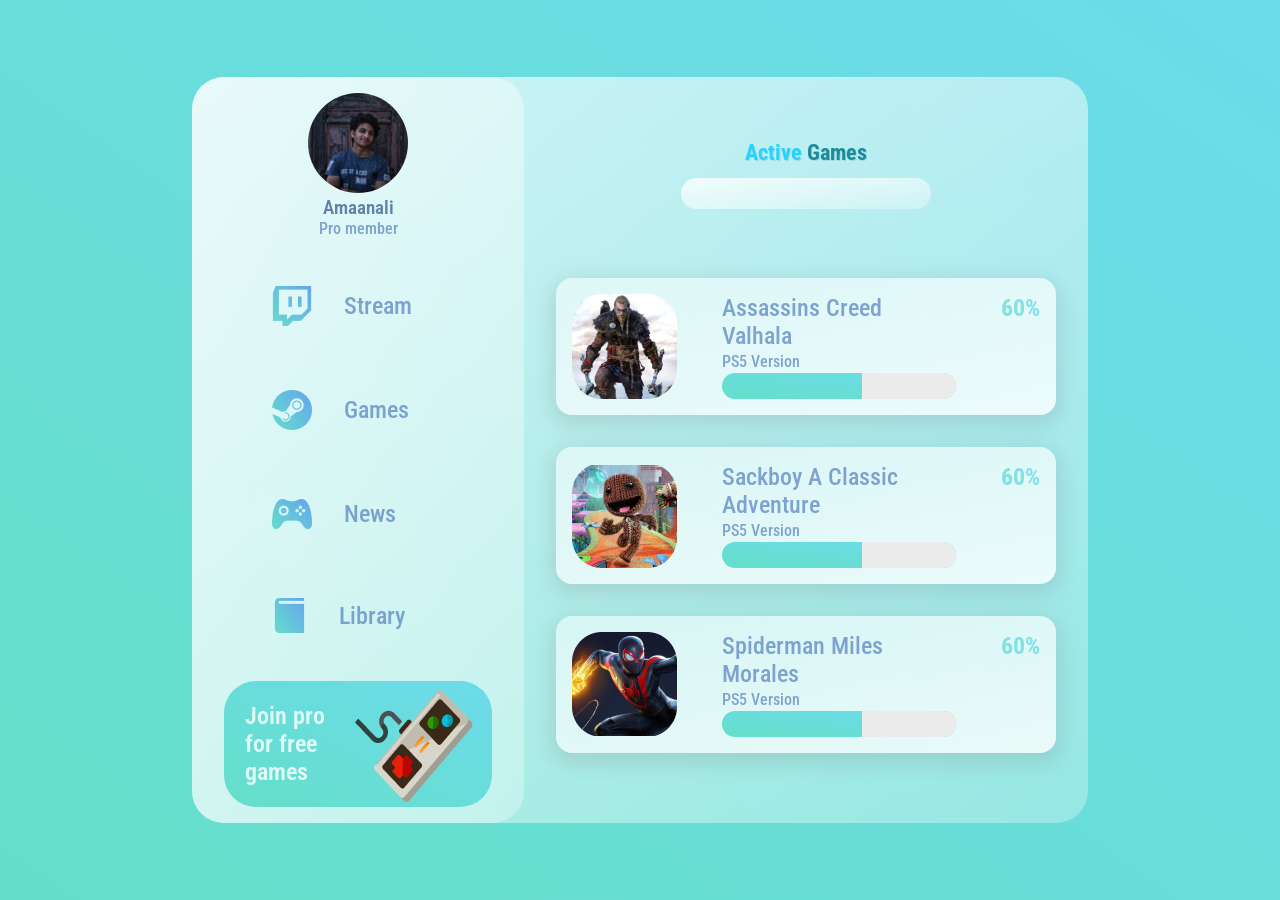
<file: glass-website-master/images/index.html>
<!DOCTYPE html>
<html lang="en">
<head>
    <meta charset="UTF-8">
    <meta name="viewport" content="width=device-width, initial-scale=1.0">
    <link rel="preconnect" href="https://fonts.gstatic.com">
    <link href="https://fonts.googleapis.com/css2?family=Roboto+Condensed:wght@400;700&display=swap" rel="stylesheet">
    <title>Glass Design Basic</title>
    <link rel="stylesheet" href="style.css">
</head>
<body>
    <main>
        <section class="glass">
            <div class="dashboard">
                <div class="user">
                    <img src="avatar.jpg" alt="" style="border-radius: 50%;" />
                    <h3>Amaanali</h3>
                    <p>Pro member</p>
                </div>
                <div class="links">
                    <div class="link">
                        <img src="twitch.png" alt="" />
                        <h2>Stream</h2>
                    </div>
                    <div class="link">
                        <img src="steam.png" alt="" />
                        <h2>Games</h2>
                    </div>
                    <div class="link">
                        <img src="upcoming.png" alt="" />
                        <h2>News</h2>
                    </div>
                    <div class="link">
                        <img src="library.png" alt="" />
                        <h2>Library</h2>
                    </div>
                </div>
                <div class="pro">
                    <h2>Join pro for free games</h2>
                    <img src="controller.png" alt="" />
                </div>
            </div>
            <div class="games">
                <div class="status">
                    <div class="content">
                        <svg viewBox="0 0 700 200">
                            <clippath id="cp-text">
                                <text text-anchor="middle" x="50%" y="50%" dy=".35em" class="text--line">
                                    Active Games
                                </text>
                            </clippath>
                            <g clip-path="url(#cp-text)" class="shadow">
                                <rect height="100%" width="100%" class="anim-shape anim-shape--shadow"></rect>
                            </g>
                            <g clip-path="url(#cp-text)" class="colortext">
                                <rect width="100%" height="100%" class="anim-shape"></rect>
                                <rect width="80%" height="100%" class="anim-shape"></rect>
                                <rect width="60%" height="100%" class="anim-shape"></rect>
                                <rect width="40%" height="100%" class="anim-shape"></rect>
                                <rect width="20%" height="100%" class="anim-shape"></rect>
                            </g>
                        </svg>
                    </div>
                    <input type="text" />
                </div>
                <div class="cards">
                    <div class="card">
                        <img src="assassins.png" alt="" />
                        <div class="card-info">
                            <h2>Assassins Creed Valhala</h2>
                            <p>PS5 Version</p>
                            <div class="progress"></div>
                        </div>
                        <h2 class="percentage">60%</h2>
                    </div><div class="card">
                        <img src="sackboy.png" alt="" />
                        <div class="card-info">
                            <h2>Sackboy A Classic Adventure</h2>
                            <p>PS5 Version</p>
                            <div class="progress"></div>
                        </div>
                        <h2 class="percentage">60%</h2>
                    </div>
                    <div class="card">
                        <img src="spiderman.png" alt="" />
                        <div class="card-info">
                            <h2>Spiderman Miles Morales</h2>
                            <p>PS5 Version</p>
                            <div class="progress"></div>
                        </div>
                        <h2 class="percentage">60%</h2>
                    </div>
                </div>
            </div>
        </section>
    </main>
    <div class="area">
        <ul class="circles">
            <li></li>
            <li></li>
            <li></li>
            <li></li>
            <li></li>
            <li></li>
            <li></li>
            <li></li>
            <li></li>
            <li></li>
        </ul>
    </div>
</body>
</html>
</file>
<file: glass-website-master/images/style.css>
*{
    margin: 0;
    padding: 0;
    box-sizing: border-box;
}
h1{
    color: #426696;
    font-weight: 600;
    font-size: 3rem;
    opacity: 0.8;
}
h2, p{
    color: #658ec6;
    font-weight: 500;
    opacity: 0.8;
}
h3{
    color: #426696;
    font-weight: 600;
    opacity: 0.8;
}
main{
    min-height: 100vh;
    background: linear-gradient(to right top, #65dfc9, #6cdbeb);
    display: flex;
    align-items: center;
    justify-content: center;
}
.glass{
    font-family: 'Roboto Condensed', sans-serif;
    background: white;
    min-height: 80vh;
    width: 70%;
    background: linear-gradient(to right bottom,
    rgba(255,255,255, 0.7), 
    rgba(255, 255, 255, 0.3));
    border-radius: 2rem;
    z-index: 1;
    display: flex;
}
.dashboard{
    flex: 1;
    display: flex;
    flex-direction: column;
    align-items: center;
    justify-content: space-evenly;
    text-align: center;
    background: linear-gradient(to right bottom,
    rgba(255,255,255, 0.5), 
    rgba(255, 255, 255, 0.3));
    border-radius: 2rem;
    padding: 1rem 0rem 1rem;
}
.user img{
    cursor: pointer;
    z-index: 3;
    transition: all 0.5s;
}
.user img:hover{
    transform: scale(1.2);
}
.user h3{
    z-index: 1;
}
.link{
    display: flex;
    margin: 2rem 0rem;
    padding: 1rem 5rem;
    align-items: center;
}
.link h2{
    padding: 0rem 2rem;
    cursor: pointer;
    position: relative;
}
.link h2::before{
    content: "";
    position: absolute;
    bottom: 0;
    left: 30px;
    width: 0;
    height: 2px;
    background-color: #658ec6;
    visibility: hidden;
    transition: all 0.3s ease-in-out;
}
.link h2:hover::before{
    visibility: visible;
    width: 55%;
}
.pro{
    background: linear-gradient(to right top, #65dfc9, #6cdbeb);
    color: white;
    display: flex;
    border-radius: 2rem;
    padding: 1.3rem;
    position: relative;
    text-align: left;
    cursor: pointer;
    transition: 0.3s; 
}
.pro:hover{
    transform: scale(1.1);
}
.pro img{
    position:absolute;
    top: -20%;
    right: 6%;
}
.pro h2{
    width: 40%;
    color: white;
    font-weight: 600;
}
.status{
    padding: 1rem 0rem;
    text-align: center;
}
.status input{
    background: linear-gradient(to right bottom,
    rgba(255,255,255, 0.8), 
    rgba(255, 255, 255, 0.3));
    border: none;
    width: 50%;
    padding: 0.5rem;
    border-radius: 2rem;
    outline: 0px;
}
.games{
    flex: 2;
    display: flex;
    flex-direction: column;
    justify-content: space-evenly;
    margin: 1rem 2rem;
}
.card{
    display: flex;
    background: linear-gradient(to left top,
    rgba(255,255,255,0.8),
    rgba(255,255,255,0.5));
    margin: 2rem 0rem;
    border-radius: 1rem;
    padding: 1rem;
    box-shadow: 0px 6px 20px 5px rgba(122, 122, 122, 0.2);
    justify-content: space-between;
}
.progress{
    background: linear-gradient(to right top, #65dfc9, #6cdbeb);
    height: 25%;
    width: 100%;
    border-radius: 1rem;
    position: relative;
    overflow: hidden;
}
.progress::after{
    content: "";
    background: rgb(236, 236, 236);
    height: 100%;
    width: 100%;
    position: absolute;
    left: 60%;
}
.card-info{
    display: flex;
    flex-direction: column;
    justify-content: space-between;
    width: 50%;
}
.percentage{
    font-weight: bold;
    background: linear-gradient(to right top, #65dfc9, #6cdbeb);
    background-clip: text;
    -webkit-background-clip: text;
    -webkit-text-fill-color: transparent;
}

/*Animation*/
.anim-shape {
    -webkit-transform: scale(0, 1) translate(0, 0);
    transform: scale(0, 1) translate(0, 0);
    -webkit-animation: moving-panel 3s;
    animation: moving-panel 3s;
    animation-fill-mode: forwards;
}
.colortext .anim-shape:nth-child(1) {
    fill: #00768b; 
}
.colortext .anim-shape:nth-child(2) {
    fill: #166973; 
}
.colortext .anim-shape:nth-child(3) {
    fill: #41a5b3; 
}
.colortext .anim-shape:nth-child(4) {
    fill: #1d8b9e; 
}
.colortext .anim-shape:nth-child(5) {
    fill: #29d2fc; 
}
.shadow {
    -webkit-transform: translate(5px, 5px);
    transform: translate(5px, 5px); 
}
.anim-shape--shadow {
    fill: #000;
    fill-opacity: 0.1; 
}
@-webkit-keyframes moving-panel {
    100% {
        -webkit-transform: scale(2.5, 1) translate(0, 0);
        transform: scale(2.5, 1) translate(0, 0);
    } 
}
@keyframes moving-panel {
    100% {
        -webkit-transform: scale(2.5, 1) translate(0, 0);
        transform: scale(2.5, 1) translate(0, 0); 
    } 
}
svg {
    width: 30%;
    font-family: 'Roboto Condensed', sans-serif;
    font-weight: 700;
    font-size: 6.5em; 
}
.circles{
    position: absolute;
    top: 0;
    left: 0;
    height: 100%;
    width: 100%;
    overflow: hidden;
}
.circles li{
    position: absolute;
    background: white;
    list-style: none;
    opacity: 0.2;
    height: 20px;
    width: 20px;
    animation: rotate 25s infinite;
    bottom: -150px;
}
.circles li:nth-child(1){
    left: 10%;
    width: 80px;
    height: 80px;
    animation-delay: 0s;
}
.circles li:nth-child(2){
    left: 10%;
    width: 20px;
    height: 20px;
    animation-delay: 2s;
    animation-duration: 12s;
}
.circles li:nth-child(3){
    left: 70%;
    width: 20px;
    height: 20px;
    animation-delay: 4s;
}
.circles li:nth-child(4){
    left: 8%;
    width: 60px;
    height: 60px;
    animation-delay: 0s;
    animation-duration: 18s;
}
.circles li:nth-child(5){
    left: 85%;
    width: 20px;
    height: 20px;
    animation-delay: 0s;
}
.circles li:nth-child(6){
    left: 75%;
    width: 110px;
    height: 110px;
    animation-delay: 3s;
}
.circles li:nth-child(7){
    left: 7%;
    width: 150px;
    height: 150px;
    animation-delay: 7s;
}
.circles li:nth-child(8){
    left: 5%;
    width: 25px;
    height: 25px;
    animation-delay: 15s;
    animation-duration: 45s;
}
.circles li:nth-child(9){
    left: 10%;
    width: 15px;
    height: 15px;
    animation-delay: 2s;
    animation-duration: 35s;
}
.circles li:nth-child(10){
    left: 85%;
    width: 150px;
    height: 150px;
    animation-delay: 0s;
    animation-duration: 11s;
}
@keyframes rotate{
    0%{
        transform: translateY(0) rotate(0deg);
        opacity: 1;
        border-radius: 0%;
    }
    100%{
        transform: translateY(-1200px) rotate(720deg);
        opacity: 0;
        border-radius: 50%;
    }
}
</file>
